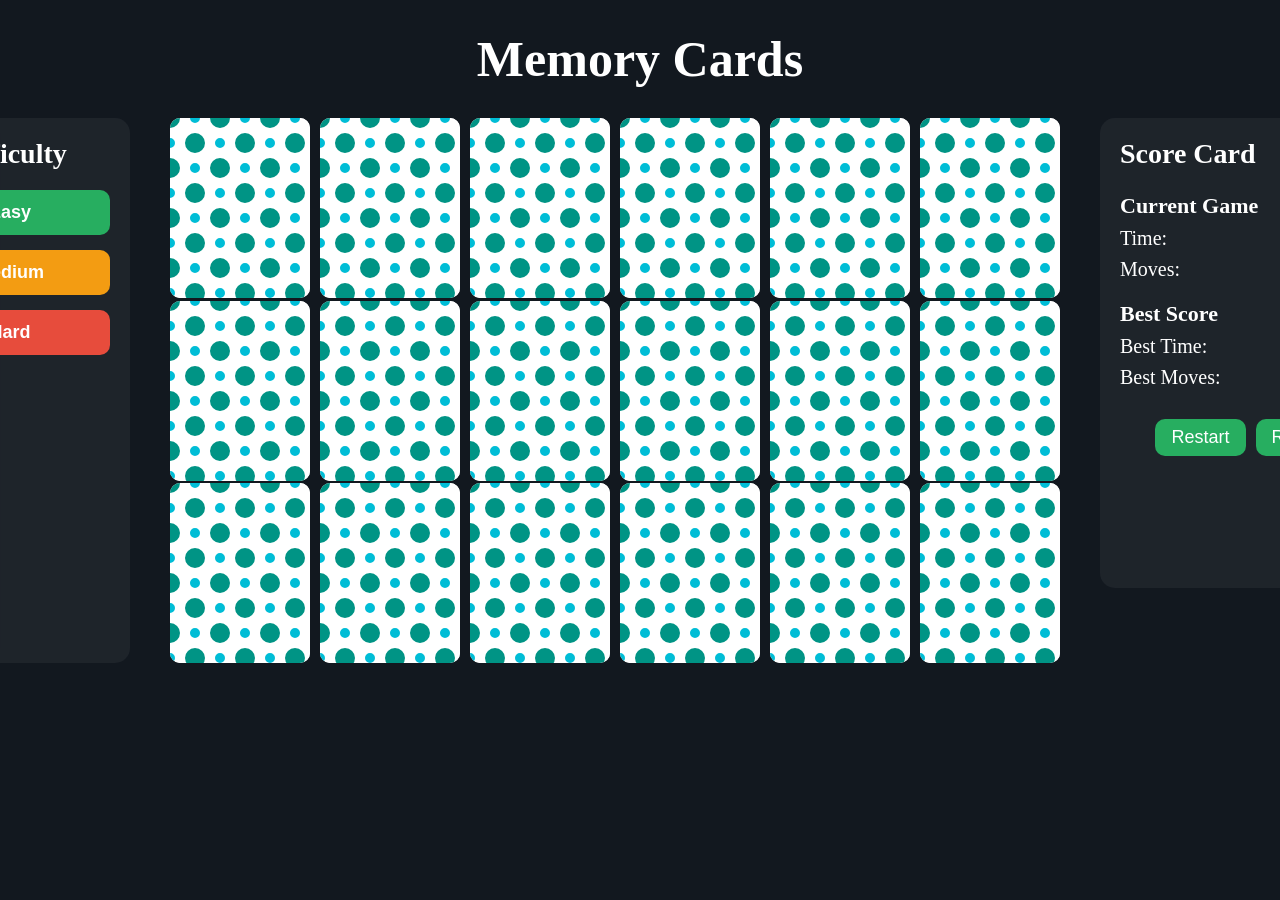
<file: MEMORY FLIP GAME/memory-card-game-main/index.html>
<!DOCTYPE html>
<html>
  <head>
    <meta charset="utf-8">
    <title>Memory Card Game</title>
  <link rel="stylesheet" type="text/css" href="style.orig.css">
  </head>
  <body>
    <h1>Memory Cards</h1>
    <div class="game-container">
      <div class="difficulty-panel">
        <h2>Difficulty</h2>
        <div class="difficulty-buttons">
          <button onclick="setDifficulty('easy')" class="difficulty-btn easy-btn">Easy</button>
          <button onclick="setDifficulty('medium')" class="difficulty-btn medium-btn">Medium</button>
          <button onclick="setDifficulty('hard')" class="difficulty-btn hard-btn">Hard</button>
        </div>
      </div>
      <div class="grid-container">
      </div>
      <div class="score-card">
        <h2>Score Card</h2>
        <div class="current-stats">
          <h3>Current Game</h3>
          <div class="timer">Time: <span id="stopwatch">00:00</span></div>
          <div class="moves">Moves: <span class="score"></span></div>
        </div>
        <div class="best-stats">
          <h3>Best Score</h3>
          <div class="best-time">Best Time: <span id="best-time">--:--</span></div>
          <div class="best-moves">Best Moves: <span id="best-score">--</span></div>
        </div>
        <div class="actions">
          <button onclick="restart()">Restart</button>
          <button onclick="resetAll()" class="reset-btn">Reset</button>
        </div>
      </div>
    </div>
    <script src="index.js"></script>
  </body>
</html>
</file>
<file: MEMORY FLIP GAME/memory-card-game-main/style.orig.css>
body {
    /* min-height: 100vh; */
    min-width: 100vh;
    background-color: #12181f;
    color: white;
    margin: 0;
    padding: 20px;
    align-items: center;
    align-content: center;
    justify-content: center;
}

h1 {
    text-align: center;
    font-weight: 700;
    font-size: 50px;
    margin-top: 10px;
    margin-bottom: 30px;
}

.game-container {
    display: flex;
    justify-content: center;
    gap: 40px;
    max-width: 1200px;
    margin: 0 auto;
}

.difficulty-panel {
    min-width: 200px;
    padding: 20px;
    background-color: rgba(255, 255, 255, 0.05);
    border-radius: 15px;
    display: flex;
    flex-direction: column;
    align-items: center;
}

.difficulty-panel h2 {
    margin-top: 0;
    margin-bottom: 20px;
    font-size: 28px;
    font-weight: 700;
    text-align: center;
}

.difficulty-buttons {
    display: flex;
    flex-direction: column;
    height: auto;
    gap: 15px;
    width: 100%;
}

.difficulty-btn {
    padding: 12px 20px;
    font-size: 18px;
    border-radius: 10px;
    border: none;
    color: white;
    cursor: pointer;
    transition: all 0.2s ease;
    width: 100%;
    font-weight: 600;
}

.difficulty-btn:hover {
    transform: translateY(-2px);
    filter: brightness(110%);
}

.easy-btn {
    background-color: #27ae60;
}

.medium-btn {
    background-color: #f39c12;
}

.hard-btn {
    background-color: #e74c3c;
}

.grid-container {
    display: grid;
    grid-gap: 10px;
    grid-template-columns: repeat(6, 140px);
    grid-template-rows: repeat(2, calc(115px / 2 * 3));
}

.score-card {
    min-width: 250px;
    height: 430px;
    padding: 20px;
    background-color: rgba(255, 255, 255, 0.05);
    border-radius: 15px;
}

.score-card h2 {
    margin-top: 0;
    text-align: left;
    font-size: 28px;
    font-weight: 700;
}

.score-card h3 {
    margin-top: 20px;
    font-size: 22px;
    margin-bottom: 8px;
}

.current-stats,
.best-stats {
    margin-bottom: 20px;
}

.timer,
.moves,
.best-time,
.best-moves {
    font-size: 20px;
    margin: 8px 0;
    display: flex;
    justify-content: space-between;
    align-items: center;
}

.score-card .stat-label {
    color: rgba(255, 255, 255, 0.85);
}

.score-card .stat-value,
#stopwatch,
#best-time,
.score,
#best-score {
    font-weight: 700;
    font-size: 20px;
    color: #fff;
}

.score-card {
    text-align: left;
}

.actions {
    display: flex;
    gap: 10px;
    justify-content: center;
    margin-top: 30px;
}

.actions button {
    padding: 8px 16px;
    font-size: 18px;
    border-radius: 10px;
    background-color: #27ae60;
    color: white;
    border: none;
    cursor: pointer;
    transition: background-color 0.2s;
}

.card {
    height: calc(120px / 2 * 3);
    width: 140px;
    border-radius: 10px;
    background-color: white;
    position: relative;
    transform-style: preserve-3d;
    transition: all 0.5s ease-in-out;
}

.front-image {
    width: 60px;
    height: 60px;
}

.card.flipped {
    transform: rotateY(180deg);
}

.front,
.back {
    backface-visibility: hidden;
    position: absolute;
    border-radius: 10px;
    top: 0;
    left: 0;
    height: 100%;
    width: 100%;
}

.card .front {
    display: flex;
    justify-content: center;
    align-items: center;
}

.card .back {
    background-image: url("data:image/svg+xml,<svg id='patternId' width='100%' height='100%' xmlns='http://www.w3.org/2000/svg'><defs><pattern id='a' patternUnits='userSpaceOnUse' width='25' height='25' patternTransform='scale(2) rotate(0)'><rect x='0' y='0' width='100%' height='100%' fill='hsla(0,0%,100%,1)'/><path d='M25 30a5 5 0 110-10 5 5 0 010 10zm0-25a5 5 0 110-10 5 5 0 010 10zM0 30a5 5 0 110-10 5 5 0 010 10zM0 5A5 5 0 110-5 5 5 0 010 5zm12.5 12.5a5 5 0 110-10 5 5 0 010 10z'  stroke-width='1' stroke='none' fill='hsla(174, 100%, 29%, 1)'/><path d='M0 15a2.5 2.5 0 110-5 2.5 2.5 0 010 5zm25 0a2.5 2.5 0 110-5 2.5 2.5 0 010 5zM12.5 2.5a2.5 2.5 0 110-5 2.5 2.5 0 010 5zm0 25a2.5 2.5 0 110-5 2.5 2.5 0 010 5z'  stroke-width='1' stroke='none' fill='hsla(187, 100%, 42%, 1)'/></pattern></defs><rect width='800%' height='800%' transform='translate(0,0)' fill='url(%23a)'/></svg>");
    background-position: center center;
    background-size: cover;
    backface-visibility: hidden;
}

.card .front {
    transform: rotateY(180deg);
}
</file>
